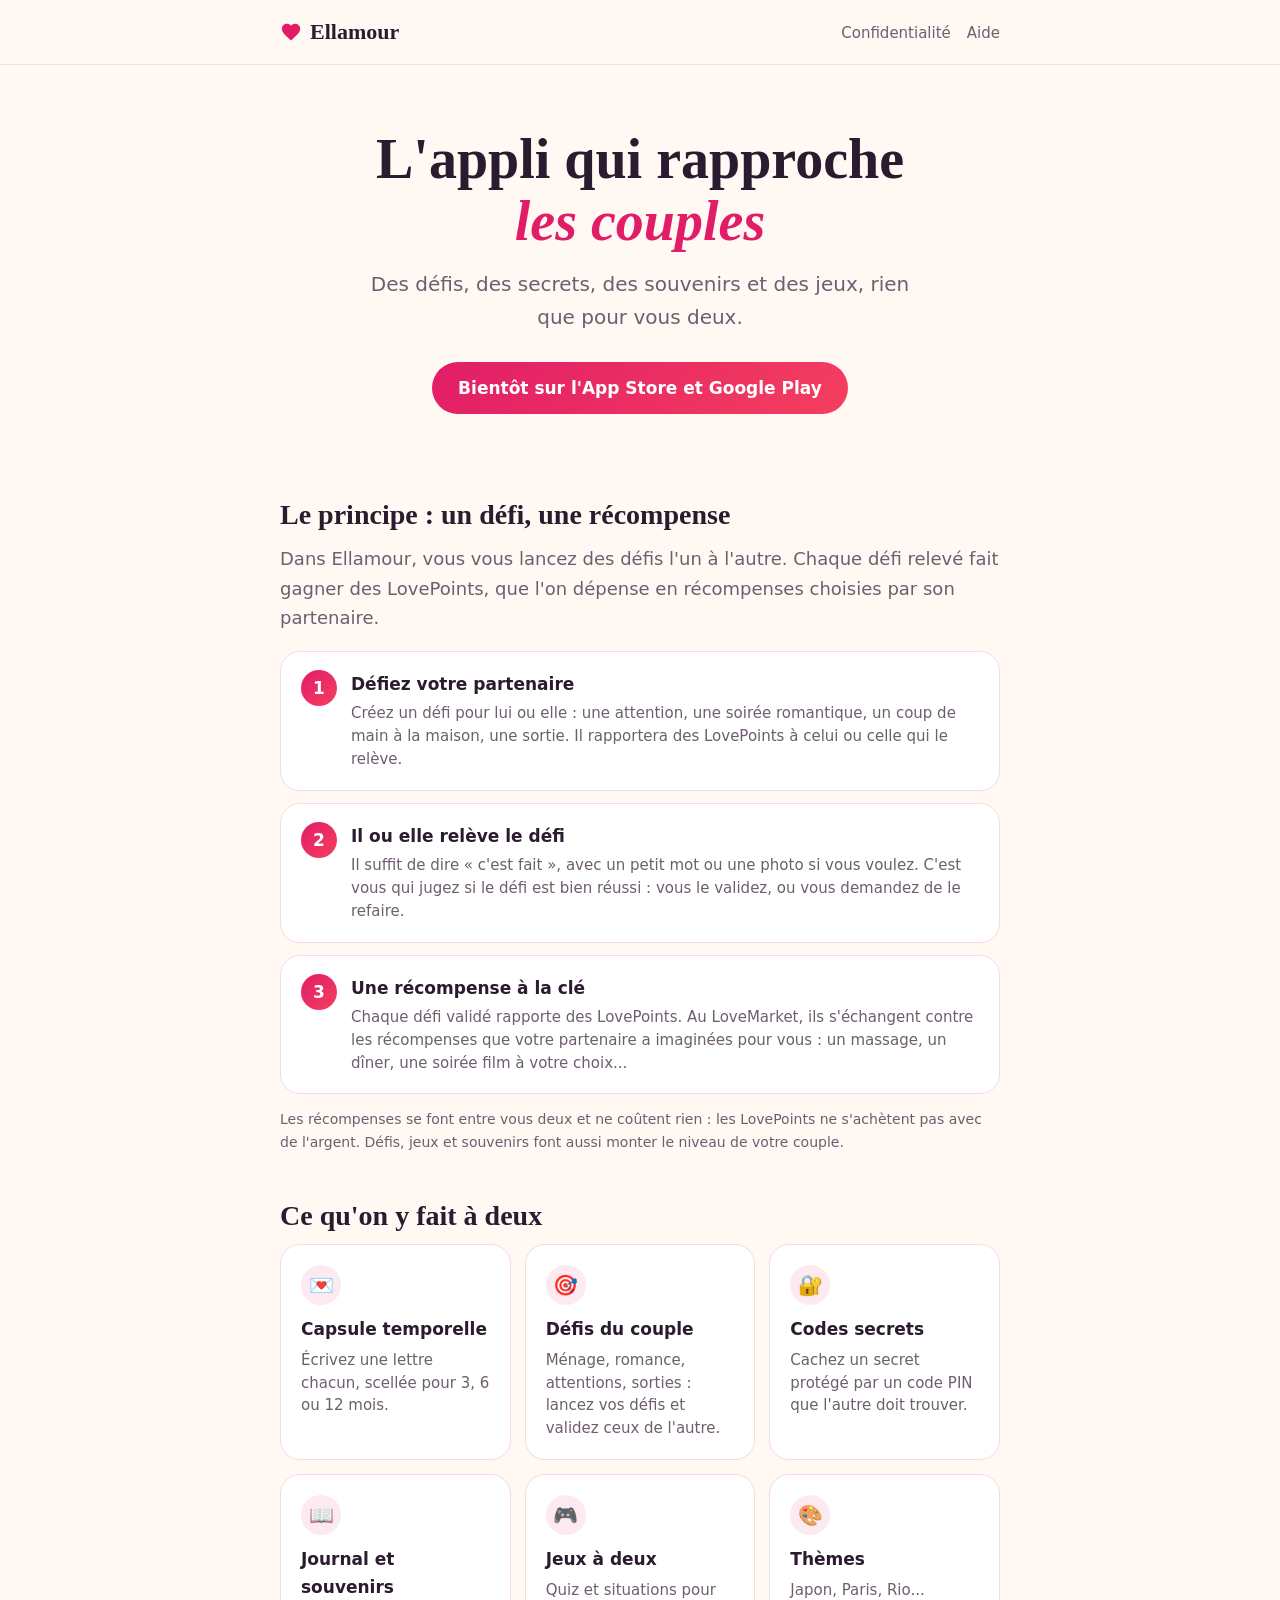
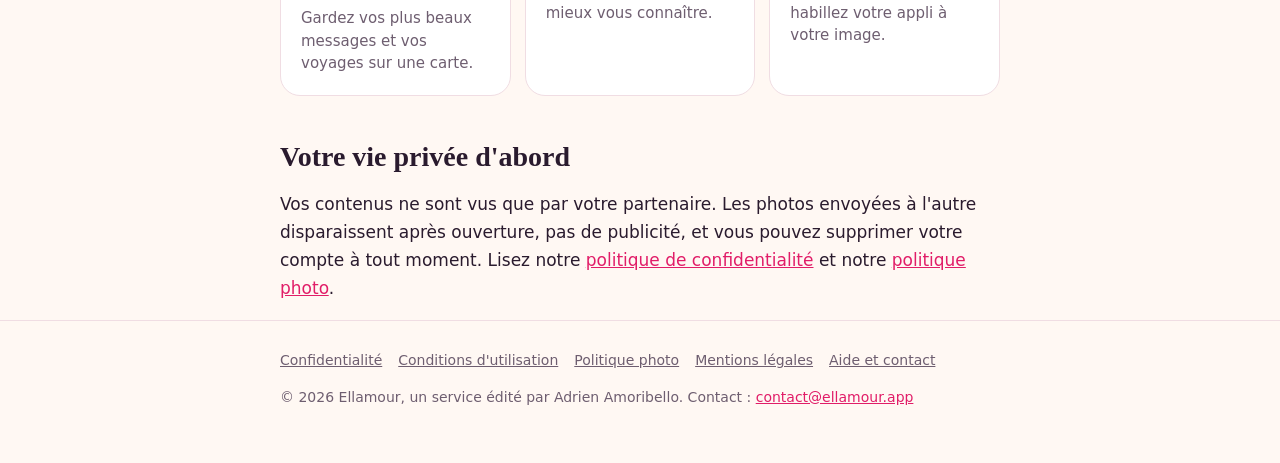
<file: index.html>
<!doctype html>
<html lang="fr"><head><meta charset="utf-8"><meta name="viewport" content="width=device-width,initial-scale=1">
<title>Ellamour · l&#x27;appli des couples</title><meta name="description" content="Ellamour : lancez des défis à votre partenaire et gagnez des récompenses à deux. Secrets, souvenirs et jeux pour les couples.">
<meta name="color-scheme" content="light dark"><link rel="icon" href="data:image/svg+xml,%3Csvg xmlns='http://www.w3.org/2000/svg' viewBox='0 0 24 24'%3E%3Cpath fill='%23E11D68' d='M12 21.35l-1.45-1.32C5.4 15.36 2 12.28 2 8.5 2 5.42 4.42 3 7.5 3c1.74 0 3.41.81 4.5 2.09C13.09 3.81 14.76 3 16.5 3 19.58 3 22 5.42 22 8.5c0 3.78-3.4 6.86-8.55 11.54L12 21.35z'/%3E%3C/svg%3E"><link rel="stylesheet" href="/style.css">
</head><body>
<header class="top"><div class="wrap"><a class="brand" href="/"><svg viewBox="0 0 24 24" width="22" height="22" aria-hidden="true"><path fill="currentColor" d="M12 21.35l-1.45-1.32C5.4 15.36 2 12.28 2 8.5 2 5.42 4.42 3 7.5 3c1.74 0 3.41.81 4.5 2.09C13.09 3.81 14.76 3 16.5 3 19.58 3 22 5.42 22 8.5c0 3.78-3.4 6.86-8.55 11.54L12 21.35z"/></svg>Ellamour</a><nav><a href="/confidentialite.html">Confidentialité</a><a href="/support.html">Aide</a></nav></div></header>
<main class="wrap"><section class="hero"><h1>L'appli qui rapproche<br><em>les couples</em></h1><p>Des défis, des secrets, des souvenirs et des jeux, rien que pour vous deux.</p><a class="soon" href="/support.html">Bientôt sur l'App Store et Google Play</a></section>
<h2>Le principe : un défi, une récompense</h2><p class="lead">Dans Ellamour, vous vous lancez des défis l'un à l'autre. Chaque défi relevé fait gagner des LovePoints, que l'on dépense en récompenses choisies par son partenaire.</p><ol class="steps"><li><span class="num">1</span><div><h3>Défiez votre partenaire</h3><p>Créez un défi pour lui ou elle : une attention, une soirée romantique, un coup de main à la maison, une sortie. Il rapportera des LovePoints à celui ou celle qui le relève.</p></div></li><li><span class="num">2</span><div><h3>Il ou elle relève le défi</h3><p>Il suffit de dire « c'est fait », avec un petit mot ou une photo si vous voulez. C'est vous qui jugez si le défi est bien réussi : vous le validez, ou vous demandez de le refaire.</p></div></li><li><span class="num">3</span><div><h3>Une récompense à la clé</h3><p>Chaque défi validé rapporte des LovePoints. Au LoveMarket, ils s'échangent contre les récompenses que votre partenaire a imaginées pour vous : un massage, un dîner, une soirée film à votre choix...</p></div></li></ol><p class="note">Les récompenses se font entre vous deux et ne coûtent rien : les LovePoints ne s'achètent pas avec de l'argent. Défis, jeux et souvenirs font aussi monter le niveau de votre couple.</p>
<h2>Ce qu'on y fait à deux</h2><div class="grid"><div class="card"><div class="badge">💌</div><h3>Capsule temporelle</h3><p>Écrivez une lettre chacun, scellée pour 3, 6 ou 12 mois.</p></div><div class="card"><div class="badge">🎯</div><h3>Défis du couple</h3><p>Ménage, romance, attentions, sorties : lancez vos défis et validez ceux de l'autre.</p></div><div class="card"><div class="badge">🔐</div><h3>Codes secrets</h3><p>Cachez un secret protégé par un code PIN que l&#x27;autre doit trouver.</p></div><div class="card"><div class="badge">📖</div><h3>Journal et souvenirs</h3><p>Gardez vos plus beaux messages et vos voyages sur une carte.</p></div><div class="card"><div class="badge">🎮</div><h3>Jeux à deux</h3><p>Quiz et situations pour mieux vous connaître.</p></div><div class="card"><div class="badge">🎨</div><h3>Thèmes</h3><p>Japon, Paris, Rio... habillez votre appli à votre image.</p></div></div>
<h2>Votre vie privée d'abord</h2><p>Vos contenus ne sont vus que par votre partenaire. Les photos envoyées à l'autre disparaissent après ouverture, pas de publicité, et vous pouvez supprimer votre compte à tout moment. Lisez notre <a href="/confidentialite.html">politique de confidentialité</a> et notre <a href="/politique-photo.html">politique photo</a>.</p></main>
<footer><div class="wrap"><div class="links"><a href="/confidentialite.html">Confidentialité</a><a href="/conditions.html">Conditions d&#x27;utilisation</a><a href="/politique-photo.html">Politique photo</a><a href="/mentions-legales.html">Mentions légales</a><a href="/support.html">Aide et contact</a></div><p>© 2026 Ellamour, un service édité par Adrien Amoribello. Contact : <a href="mailto:contact@ellamour.app">contact@ellamour.app</a></p></div></footer>
</body></html>
</file>
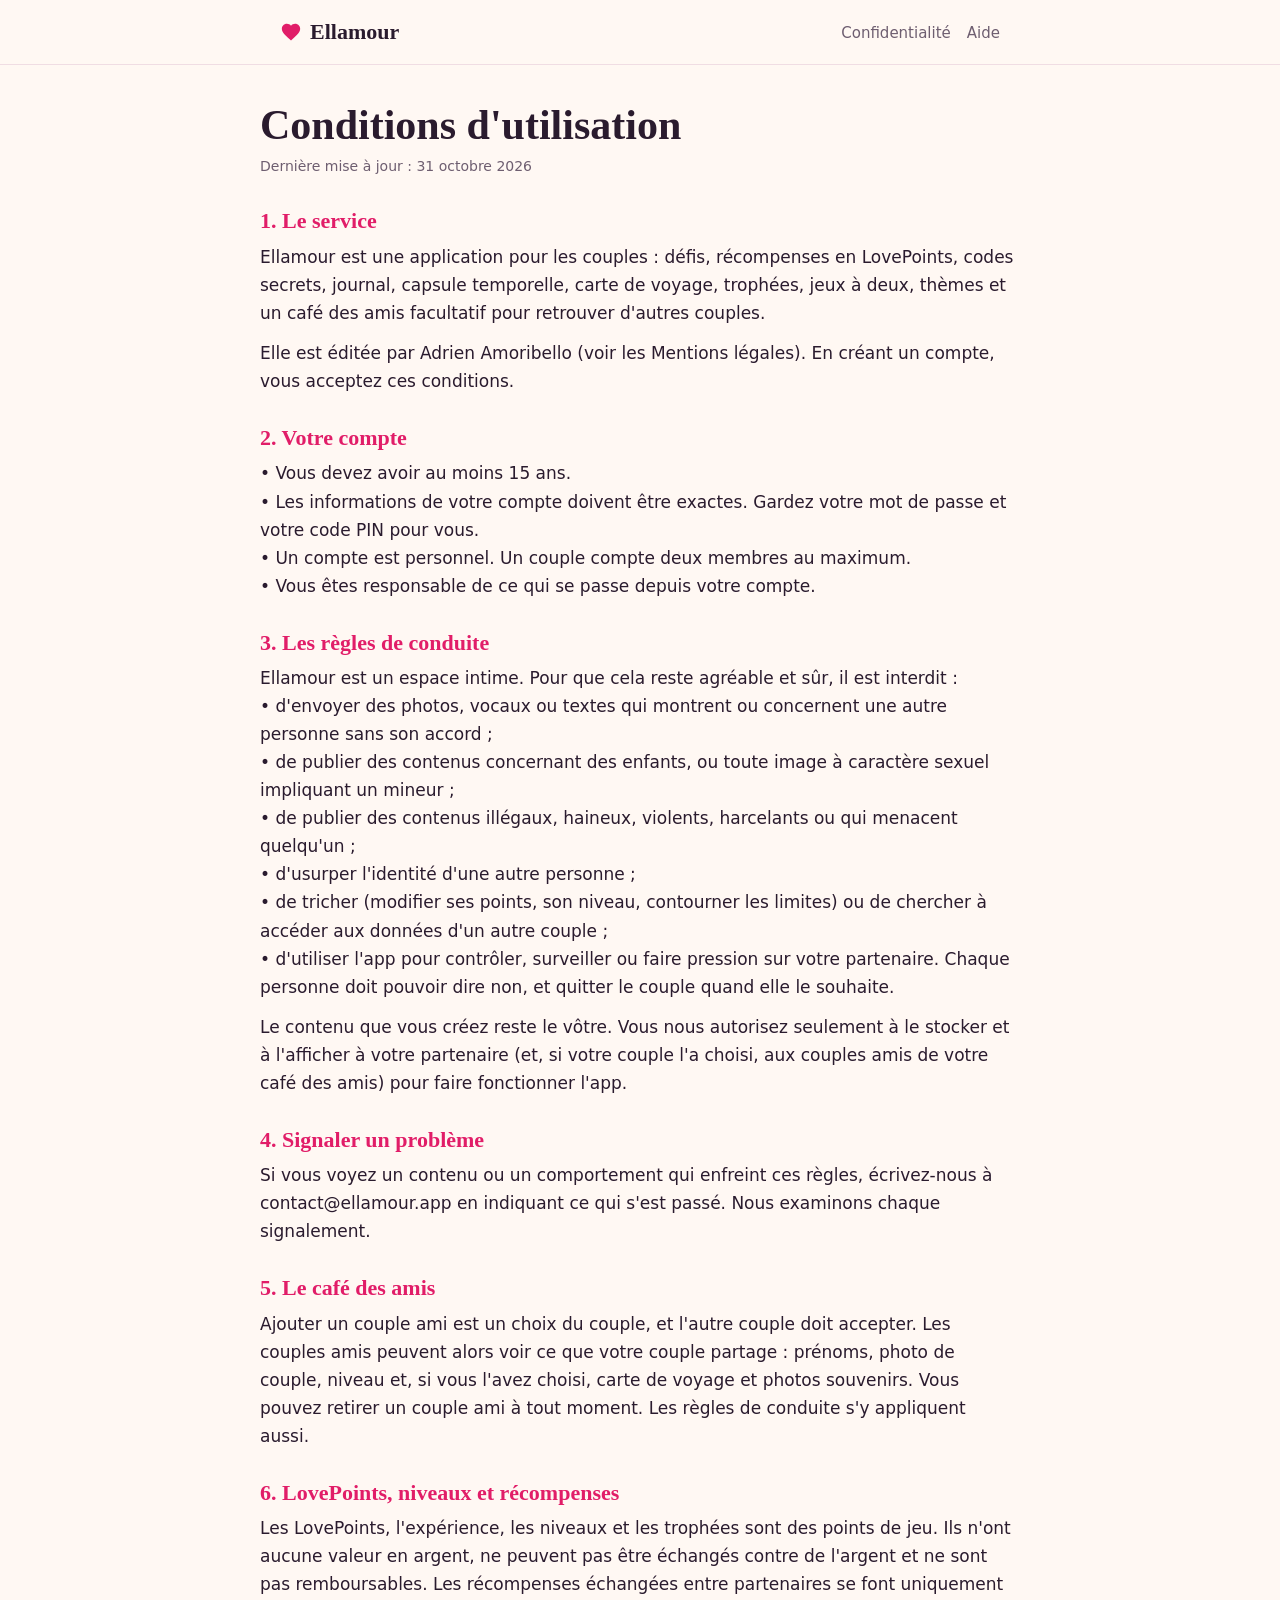
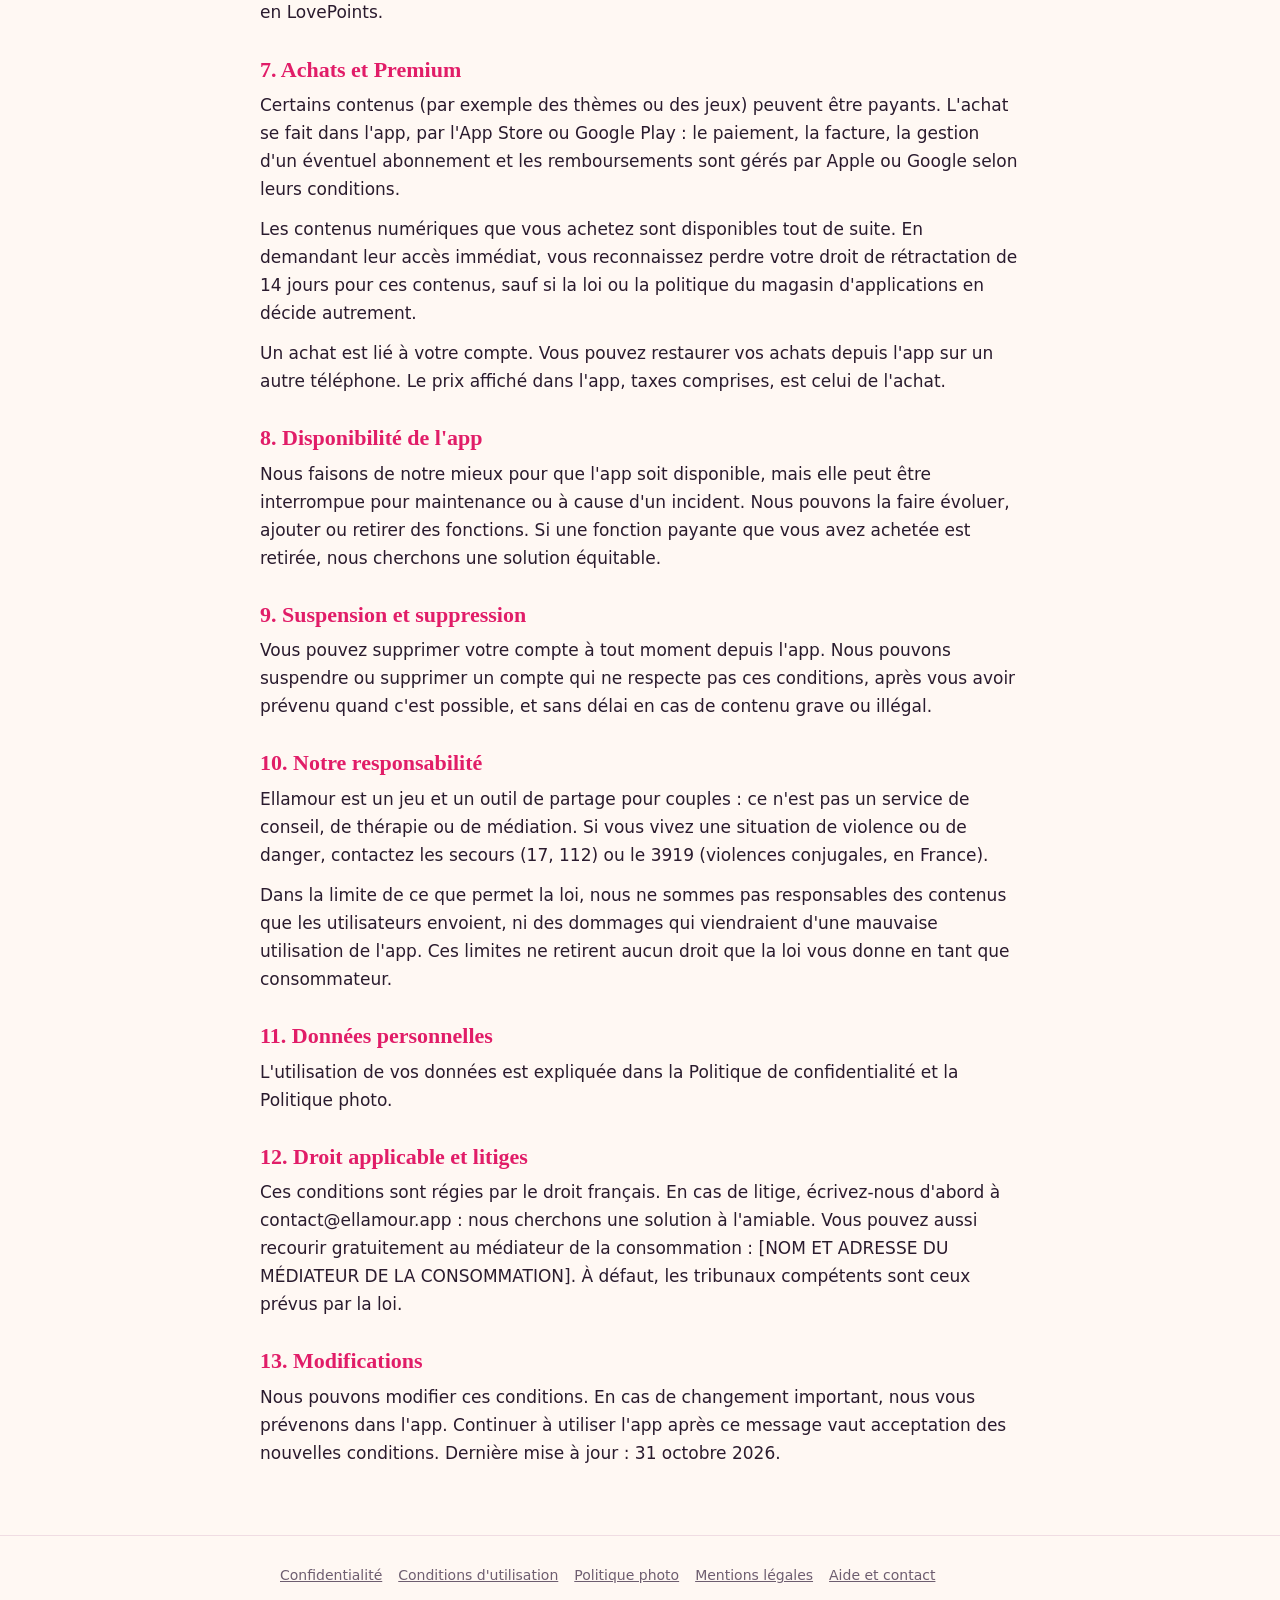
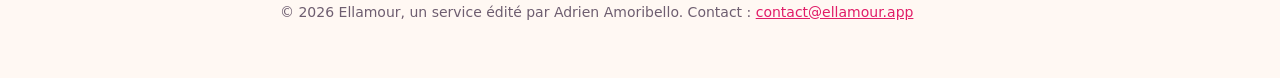
<file: conditions.html>
<!doctype html>
<html lang="fr"><head><meta charset="utf-8"><meta name="viewport" content="width=device-width,initial-scale=1">
<title>Conditions d&#x27;utilisation · Ellamour</title><meta name="description" content="Les règles d&#x27;utilisation d&#x27;Ellamour.">
<meta name="color-scheme" content="light dark"><link rel="icon" href="data:image/svg+xml,%3Csvg xmlns='http://www.w3.org/2000/svg' viewBox='0 0 24 24'%3E%3Cpath fill='%23E11D68' d='M12 21.35l-1.45-1.32C5.4 15.36 2 12.28 2 8.5 2 5.42 4.42 3 7.5 3c1.74 0 3.41.81 4.5 2.09C13.09 3.81 14.76 3 16.5 3 19.58 3 22 5.42 22 8.5c0 3.78-3.4 6.86-8.55 11.54L12 21.35z'/%3E%3C/svg%3E"><link rel="stylesheet" href="/style.css">
</head><body>
<header class="top"><div class="wrap"><a class="brand" href="/"><svg viewBox="0 0 24 24" width="22" height="22" aria-hidden="true"><path fill="currentColor" d="M12 21.35l-1.45-1.32C5.4 15.36 2 12.28 2 8.5 2 5.42 4.42 3 7.5 3c1.74 0 3.41.81 4.5 2.09C13.09 3.81 14.76 3 16.5 3 19.58 3 22 5.42 22 8.5c0 3.78-3.4 6.86-8.55 11.54L12 21.35z"/></svg>Ellamour</a><nav><a href="/confidentialite.html">Confidentialité</a><a href="/support.html">Aide</a></nav></div></header>
<main class="wrap doc"><h1>Conditions d&#x27;utilisation</h1><div class="date">Dernière mise à jour : 31 octobre 2026</div><h2>1. Le service</h2><p>Ellamour est une application pour les couples : défis, récompenses en LovePoints, codes secrets, journal, capsule temporelle, carte de voyage, trophées, jeux à deux, thèmes et un café des amis facultatif pour retrouver d&#x27;autres couples.</p><p>Elle est éditée par Adrien Amoribello (voir les Mentions légales). En créant un compte, vous acceptez ces conditions.</p><h2>2. Votre compte</h2><p>• Vous devez avoir au moins 15 ans.<br>• Les informations de votre compte doivent être exactes. Gardez votre mot de passe et votre code PIN pour vous.<br>• Un compte est personnel. Un couple compte deux membres au maximum.<br>• Vous êtes responsable de ce qui se passe depuis votre compte.</p><h2>3. Les règles de conduite</h2><p>Ellamour est un espace intime. Pour que cela reste agréable et sûr, il est interdit :<br>• d&#x27;envoyer des photos, vocaux ou textes qui montrent ou concernent une autre personne sans son accord ;<br>• de publier des contenus concernant des enfants, ou toute image à caractère sexuel impliquant un mineur ;<br>• de publier des contenus illégaux, haineux, violents, harcelants ou qui menacent quelqu&#x27;un ;<br>• d&#x27;usurper l&#x27;identité d&#x27;une autre personne ;<br>• de tricher (modifier ses points, son niveau, contourner les limites) ou de chercher à accéder aux données d&#x27;un autre couple ;<br>• d&#x27;utiliser l&#x27;app pour contrôler, surveiller ou faire pression sur votre partenaire. Chaque personne doit pouvoir dire non, et quitter le couple quand elle le souhaite.</p><p>Le contenu que vous créez reste le vôtre. Vous nous autorisez seulement à le stocker et à l&#x27;afficher à votre partenaire (et, si votre couple l&#x27;a choisi, aux couples amis de votre café des amis) pour faire fonctionner l&#x27;app.</p><h2>4. Signaler un problème</h2><p>Si vous voyez un contenu ou un comportement qui enfreint ces règles, écrivez-nous à contact@ellamour.app en indiquant ce qui s&#x27;est passé. Nous examinons chaque signalement.</p><h2>5. Le café des amis</h2><p>Ajouter un couple ami est un choix du couple, et l&#x27;autre couple doit accepter. Les couples amis peuvent alors voir ce que votre couple partage : prénoms, photo de couple, niveau et, si vous l&#x27;avez choisi, carte de voyage et photos souvenirs. Vous pouvez retirer un couple ami à tout moment. Les règles de conduite s&#x27;y appliquent aussi.</p><h2>6. LovePoints, niveaux et récompenses</h2><p>Les LovePoints, l&#x27;expérience, les niveaux et les trophées sont des points de jeu. Ils n&#x27;ont aucune valeur en argent, ne peuvent pas être échangés contre de l&#x27;argent et ne sont pas remboursables. Les récompenses échangées entre partenaires se font uniquement en LovePoints.</p><h2>7. Achats et Premium</h2><p>Certains contenus (par exemple des thèmes ou des jeux) peuvent être payants. L&#x27;achat se fait dans l&#x27;app, par l&#x27;App Store ou Google Play : le paiement, la facture, la gestion d&#x27;un éventuel abonnement et les remboursements sont gérés par Apple ou Google selon leurs conditions.</p><p>Les contenus numériques que vous achetez sont disponibles tout de suite. En demandant leur accès immédiat, vous reconnaissez perdre votre droit de rétractation de 14 jours pour ces contenus, sauf si la loi ou la politique du magasin d&#x27;applications en décide autrement.</p><p>Un achat est lié à votre compte. Vous pouvez restaurer vos achats depuis l&#x27;app sur un autre téléphone. Le prix affiché dans l&#x27;app, taxes comprises, est celui de l&#x27;achat.</p><h2>8. Disponibilité de l&#x27;app</h2><p>Nous faisons de notre mieux pour que l&#x27;app soit disponible, mais elle peut être interrompue pour maintenance ou à cause d&#x27;un incident. Nous pouvons la faire évoluer, ajouter ou retirer des fonctions. Si une fonction payante que vous avez achetée est retirée, nous cherchons une solution équitable.</p><h2>9. Suspension et suppression</h2><p>Vous pouvez supprimer votre compte à tout moment depuis l&#x27;app. Nous pouvons suspendre ou supprimer un compte qui ne respecte pas ces conditions, après vous avoir prévenu quand c&#x27;est possible, et sans délai en cas de contenu grave ou illégal.</p><h2>10. Notre responsabilité</h2><p>Ellamour est un jeu et un outil de partage pour couples : ce n&#x27;est pas un service de conseil, de thérapie ou de médiation. Si vous vivez une situation de violence ou de danger, contactez les secours (17, 112) ou le 3919 (violences conjugales, en France).</p><p>Dans la limite de ce que permet la loi, nous ne sommes pas responsables des contenus que les utilisateurs envoient, ni des dommages qui viendraient d&#x27;une mauvaise utilisation de l&#x27;app. Ces limites ne retirent aucun droit que la loi vous donne en tant que consommateur.</p><h2>11. Données personnelles</h2><p>L&#x27;utilisation de vos données est expliquée dans la Politique de confidentialité et la Politique photo.</p><h2>12. Droit applicable et litiges</h2><p>Ces conditions sont régies par le droit français. En cas de litige, écrivez-nous d&#x27;abord à contact@ellamour.app : nous cherchons une solution à l&#x27;amiable. Vous pouvez aussi recourir gratuitement au médiateur de la consommation : [NOM ET ADRESSE DU MÉDIATEUR DE LA CONSOMMATION]. À défaut, les tribunaux compétents sont ceux prévus par la loi.</p><h2>13. Modifications</h2><p>Nous pouvons modifier ces conditions. En cas de changement important, nous vous prévenons dans l&#x27;app. Continuer à utiliser l&#x27;app après ce message vaut acceptation des nouvelles conditions. Dernière mise à jour : 31 octobre 2026.</p></main>
<footer><div class="wrap"><div class="links"><a href="/confidentialite.html">Confidentialité</a><a href="/conditions.html">Conditions d&#x27;utilisation</a><a href="/politique-photo.html">Politique photo</a><a href="/mentions-legales.html">Mentions légales</a><a href="/support.html">Aide et contact</a></div><p>© 2026 Ellamour, un service édité par Adrien Amoribello. Contact : <a href="mailto:contact@ellamour.app">contact@ellamour.app</a></p></div></footer>
</body></html>
</file>
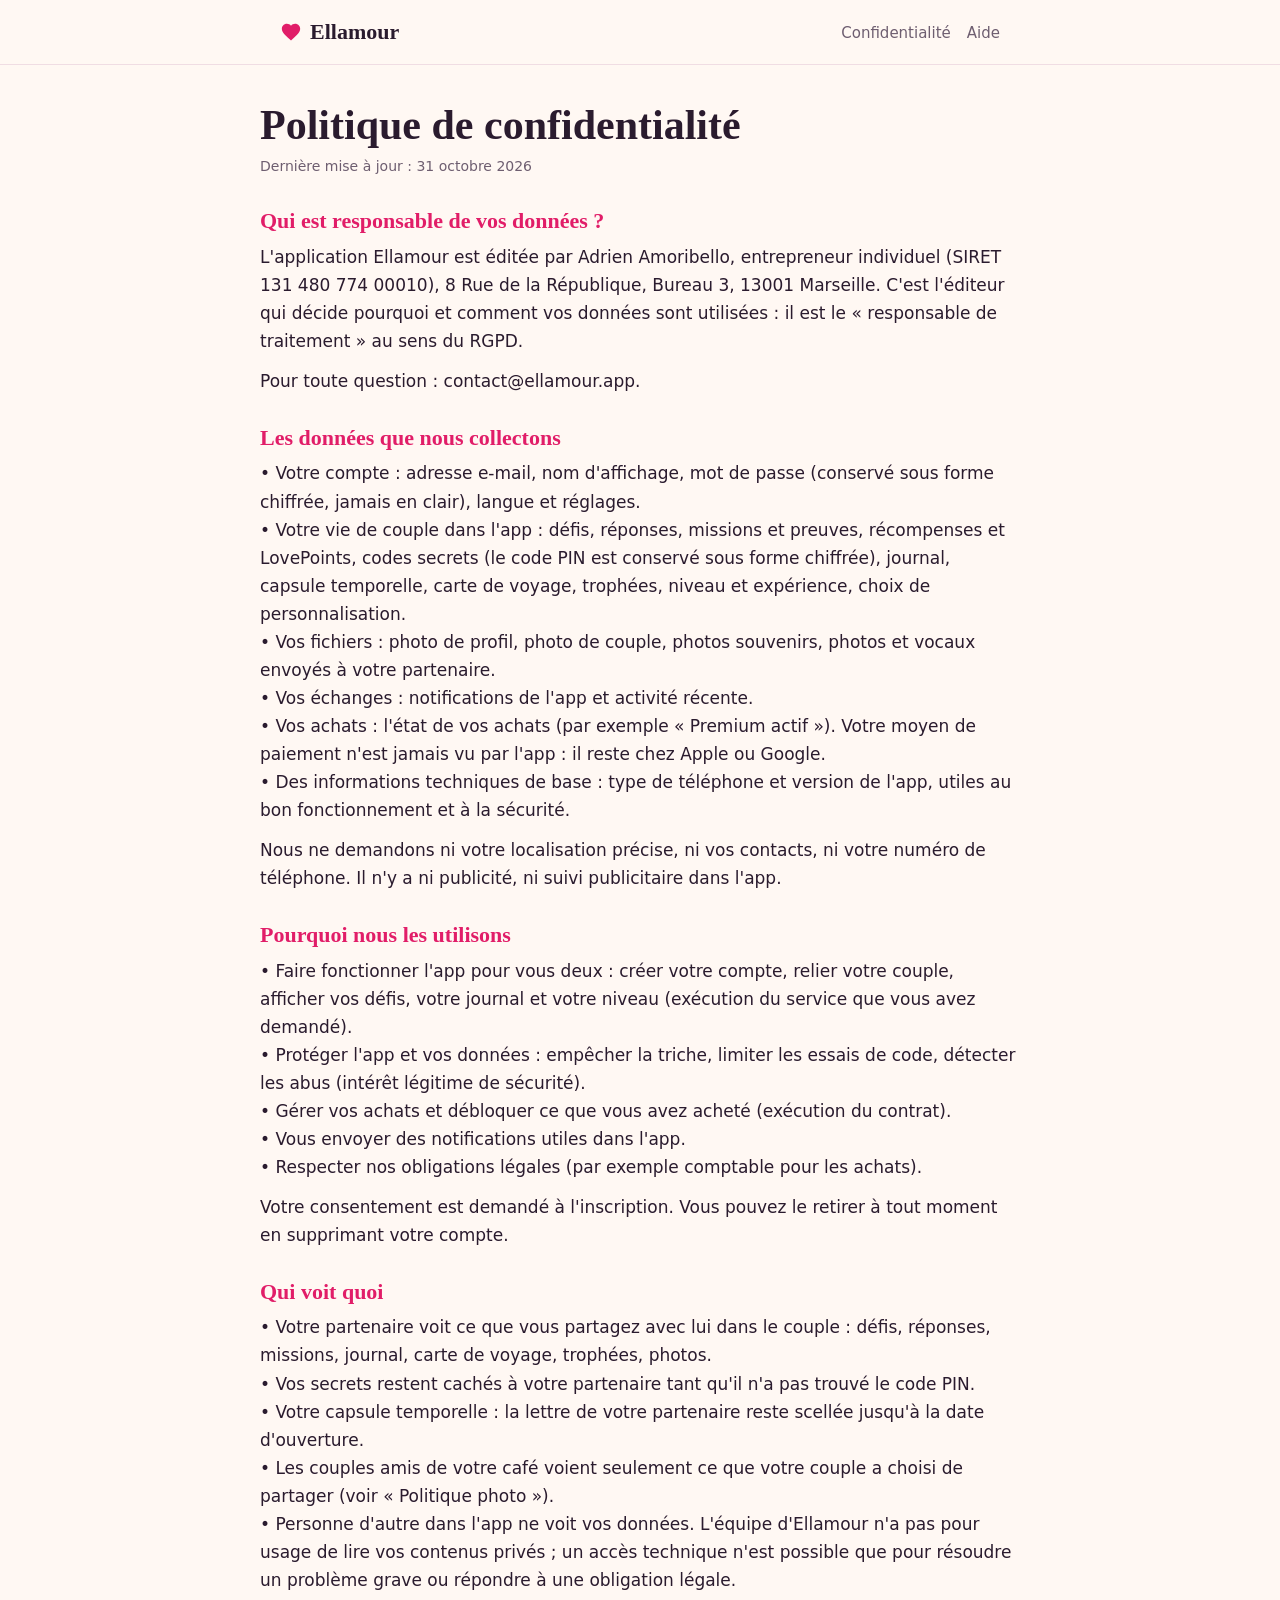
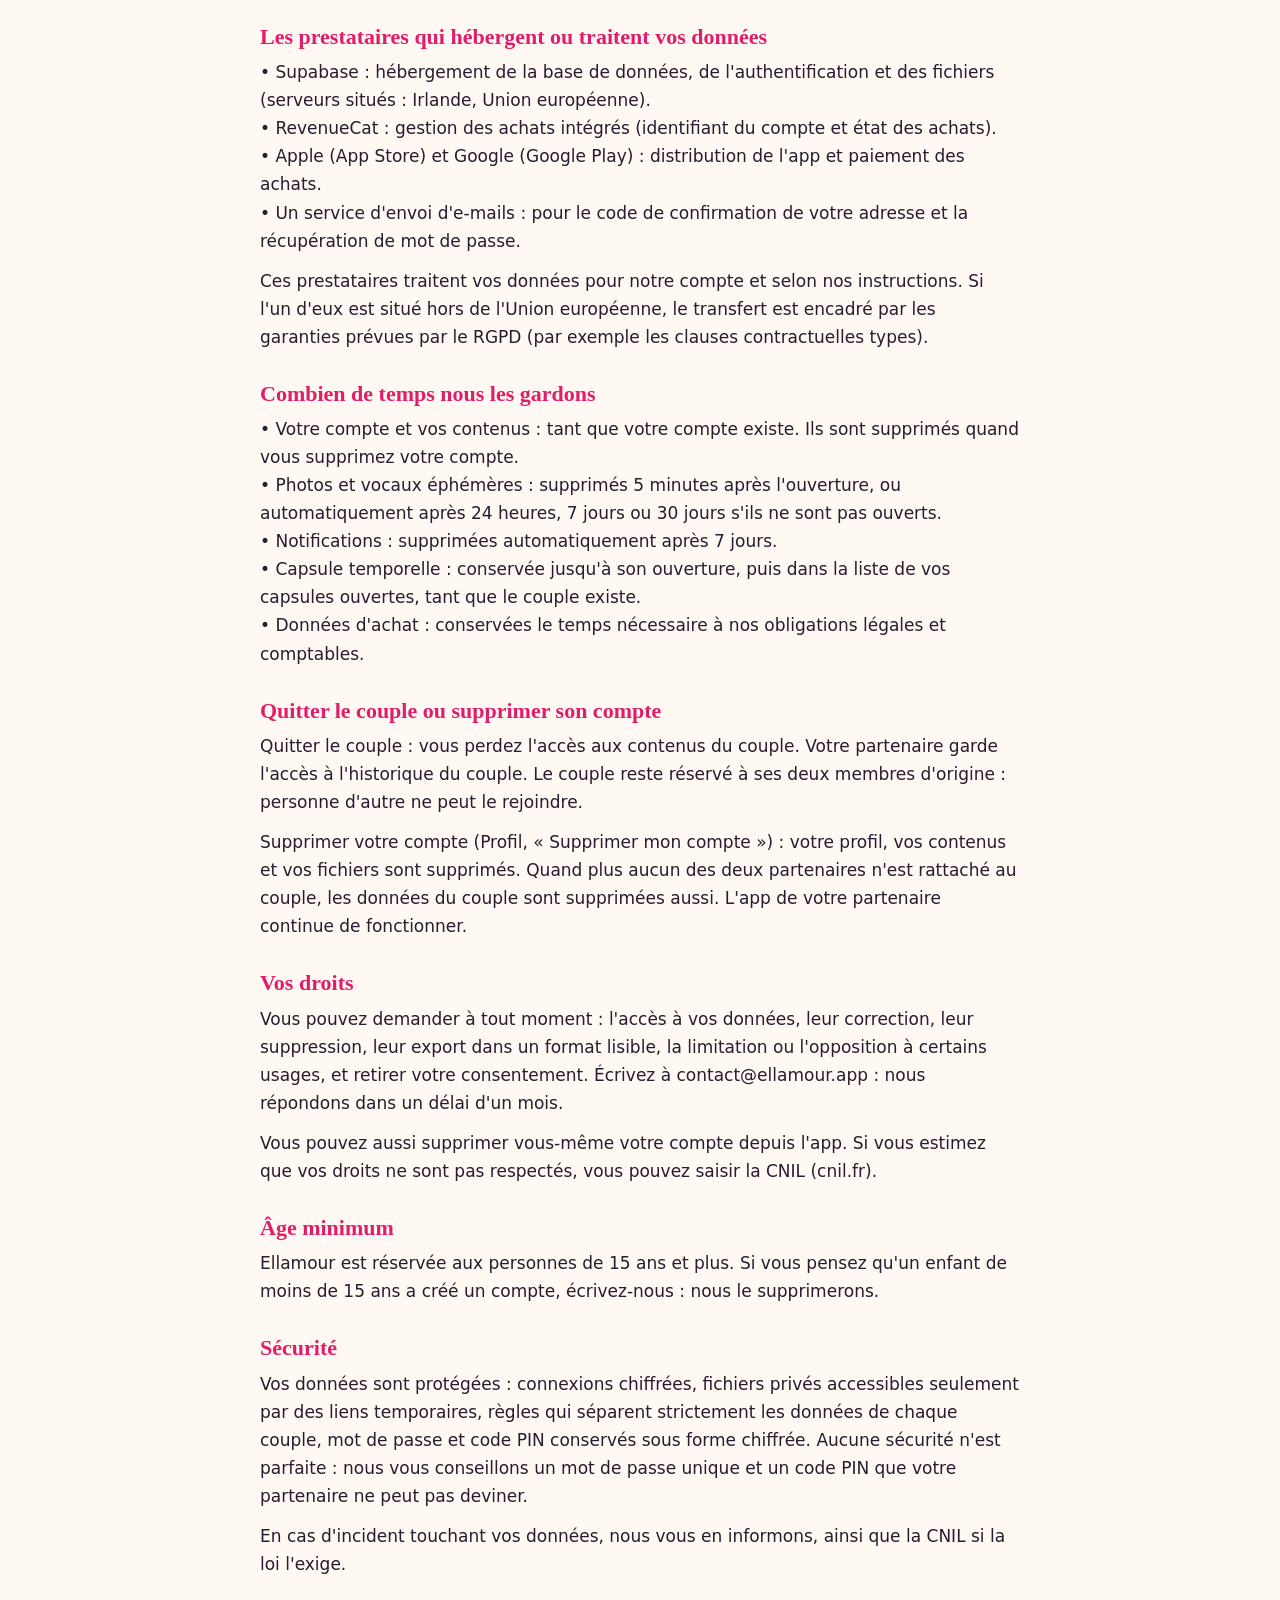
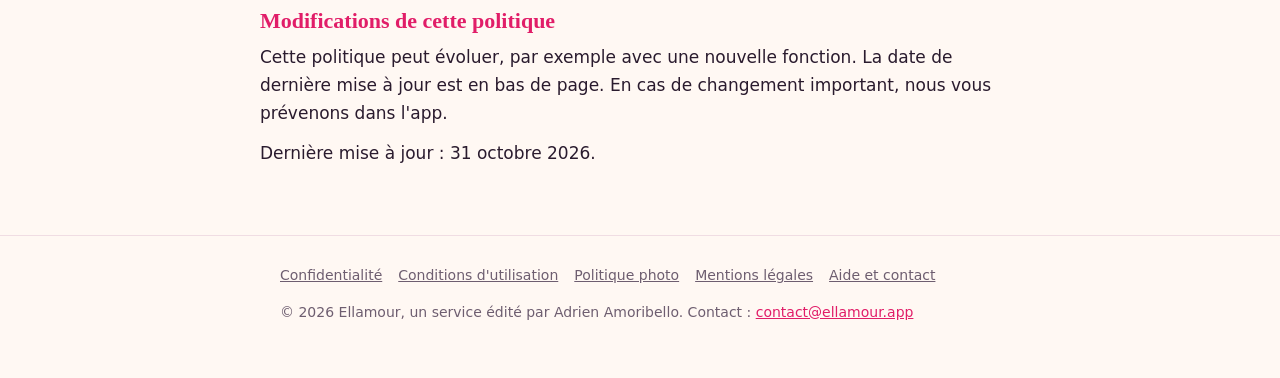
<file: confidentialite.html>
<!doctype html>
<html lang="fr"><head><meta charset="utf-8"><meta name="viewport" content="width=device-width,initial-scale=1">
<title>Politique de confidentialité · Ellamour</title><meta name="description" content="Comment Ellamour protège et utilise vos données.">
<meta name="color-scheme" content="light dark"><link rel="icon" href="data:image/svg+xml,%3Csvg xmlns='http://www.w3.org/2000/svg' viewBox='0 0 24 24'%3E%3Cpath fill='%23E11D68' d='M12 21.35l-1.45-1.32C5.4 15.36 2 12.28 2 8.5 2 5.42 4.42 3 7.5 3c1.74 0 3.41.81 4.5 2.09C13.09 3.81 14.76 3 16.5 3 19.58 3 22 5.42 22 8.5c0 3.78-3.4 6.86-8.55 11.54L12 21.35z'/%3E%3C/svg%3E"><link rel="stylesheet" href="/style.css">
</head><body>
<header class="top"><div class="wrap"><a class="brand" href="/"><svg viewBox="0 0 24 24" width="22" height="22" aria-hidden="true"><path fill="currentColor" d="M12 21.35l-1.45-1.32C5.4 15.36 2 12.28 2 8.5 2 5.42 4.42 3 7.5 3c1.74 0 3.41.81 4.5 2.09C13.09 3.81 14.76 3 16.5 3 19.58 3 22 5.42 22 8.5c0 3.78-3.4 6.86-8.55 11.54L12 21.35z"/></svg>Ellamour</a><nav><a href="/confidentialite.html">Confidentialité</a><a href="/support.html">Aide</a></nav></div></header>
<main class="wrap doc"><h1>Politique de confidentialité</h1><div class="date">Dernière mise à jour : 31 octobre 2026</div><h2>Qui est responsable de vos données ?</h2><p>L&#x27;application Ellamour est éditée par Adrien Amoribello, entrepreneur individuel (SIRET 131 480 774 00010), 8 Rue de la République, Bureau 3, 13001 Marseille. C&#x27;est l&#x27;éditeur qui décide pourquoi et comment vos données sont utilisées : il est le « responsable de traitement » au sens du RGPD.</p><p>Pour toute question : contact@ellamour.app.</p><h2>Les données que nous collectons</h2><p>• Votre compte : adresse e-mail, nom d&#x27;affichage, mot de passe (conservé sous forme chiffrée, jamais en clair), langue et réglages.<br>• Votre vie de couple dans l&#x27;app : défis, réponses, missions et preuves, récompenses et LovePoints, codes secrets (le code PIN est conservé sous forme chiffrée), journal, capsule temporelle, carte de voyage, trophées, niveau et expérience, choix de personnalisation.<br>• Vos fichiers : photo de profil, photo de couple, photos souvenirs, photos et vocaux envoyés à votre partenaire.<br>• Vos échanges : notifications de l&#x27;app et activité récente.<br>• Vos achats : l&#x27;état de vos achats (par exemple « Premium actif »). Votre moyen de paiement n&#x27;est jamais vu par l&#x27;app : il reste chez Apple ou Google.<br>• Des informations techniques de base : type de téléphone et version de l&#x27;app, utiles au bon fonctionnement et à la sécurité.</p><p>Nous ne demandons ni votre localisation précise, ni vos contacts, ni votre numéro de téléphone. Il n&#x27;y a ni publicité, ni suivi publicitaire dans l&#x27;app.</p><h2>Pourquoi nous les utilisons</h2><p>• Faire fonctionner l&#x27;app pour vous deux : créer votre compte, relier votre couple, afficher vos défis, votre journal et votre niveau (exécution du service que vous avez demandé).<br>• Protéger l&#x27;app et vos données : empêcher la triche, limiter les essais de code, détecter les abus (intérêt légitime de sécurité).<br>• Gérer vos achats et débloquer ce que vous avez acheté (exécution du contrat).<br>• Vous envoyer des notifications utiles dans l&#x27;app.<br>• Respecter nos obligations légales (par exemple comptable pour les achats).</p><p>Votre consentement est demandé à l&#x27;inscription. Vous pouvez le retirer à tout moment en supprimant votre compte.</p><h2>Qui voit quoi</h2><p>• Votre partenaire voit ce que vous partagez avec lui dans le couple : défis, réponses, missions, journal, carte de voyage, trophées, photos.<br>• Vos secrets restent cachés à votre partenaire tant qu&#x27;il n&#x27;a pas trouvé le code PIN.<br>• Votre capsule temporelle : la lettre de votre partenaire reste scellée jusqu&#x27;à la date d&#x27;ouverture.<br>• Les couples amis de votre café voient seulement ce que votre couple a choisi de partager (voir « Politique photo »).<br>• Personne d&#x27;autre dans l&#x27;app ne voit vos données. L&#x27;équipe d&#x27;Ellamour n&#x27;a pas pour usage de lire vos contenus privés ; un accès technique n&#x27;est possible que pour résoudre un problème grave ou répondre à une obligation légale.</p><h2>Les prestataires qui hébergent ou traitent vos données</h2><p>• Supabase : hébergement de la base de données, de l&#x27;authentification et des fichiers (serveurs situés : Irlande, Union européenne).<br>• RevenueCat : gestion des achats intégrés (identifiant du compte et état des achats).<br>• Apple (App Store) et Google (Google Play) : distribution de l&#x27;app et paiement des achats.<br>• Un service d&#x27;envoi d&#x27;e-mails : pour le code de confirmation de votre adresse et la récupération de mot de passe.</p><p>Ces prestataires traitent vos données pour notre compte et selon nos instructions. Si l&#x27;un d&#x27;eux est situé hors de l&#x27;Union européenne, le transfert est encadré par les garanties prévues par le RGPD (par exemple les clauses contractuelles types).</p><h2>Combien de temps nous les gardons</h2><p>• Votre compte et vos contenus : tant que votre compte existe. Ils sont supprimés quand vous supprimez votre compte.<br>• Photos et vocaux éphémères : supprimés 5 minutes après l&#x27;ouverture, ou automatiquement après 24 heures, 7 jours ou 30 jours s&#x27;ils ne sont pas ouverts.<br>• Notifications : supprimées automatiquement après 7 jours.<br>• Capsule temporelle : conservée jusqu&#x27;à son ouverture, puis dans la liste de vos capsules ouvertes, tant que le couple existe.<br>• Données d&#x27;achat : conservées le temps nécessaire à nos obligations légales et comptables.</p><h2>Quitter le couple ou supprimer son compte</h2><p>Quitter le couple : vous perdez l&#x27;accès aux contenus du couple. Votre partenaire garde l&#x27;accès à l&#x27;historique du couple. Le couple reste réservé à ses deux membres d&#x27;origine : personne d&#x27;autre ne peut le rejoindre.</p><p>Supprimer votre compte (Profil, « Supprimer mon compte ») : votre profil, vos contenus et vos fichiers sont supprimés. Quand plus aucun des deux partenaires n&#x27;est rattaché au couple, les données du couple sont supprimées aussi. L&#x27;app de votre partenaire continue de fonctionner.</p><h2>Vos droits</h2><p>Vous pouvez demander à tout moment : l&#x27;accès à vos données, leur correction, leur suppression, leur export dans un format lisible, la limitation ou l&#x27;opposition à certains usages, et retirer votre consentement. Écrivez à contact@ellamour.app : nous répondons dans un délai d&#x27;un mois.</p><p>Vous pouvez aussi supprimer vous-même votre compte depuis l&#x27;app. Si vous estimez que vos droits ne sont pas respectés, vous pouvez saisir la CNIL (cnil.fr).</p><h2>Âge minimum</h2><p>Ellamour est réservée aux personnes de 15 ans et plus. Si vous pensez qu&#x27;un enfant de moins de 15 ans a créé un compte, écrivez-nous : nous le supprimerons.</p><h2>Sécurité</h2><p>Vos données sont protégées : connexions chiffrées, fichiers privés accessibles seulement par des liens temporaires, règles qui séparent strictement les données de chaque couple, mot de passe et code PIN conservés sous forme chiffrée. Aucune sécurité n&#x27;est parfaite : nous vous conseillons un mot de passe unique et un code PIN que votre partenaire ne peut pas deviner.</p><p>En cas d&#x27;incident touchant vos données, nous vous en informons, ainsi que la CNIL si la loi l&#x27;exige.</p><h2>Modifications de cette politique</h2><p>Cette politique peut évoluer, par exemple avec une nouvelle fonction. La date de dernière mise à jour est en bas de page. En cas de changement important, nous vous prévenons dans l&#x27;app.</p><p>Dernière mise à jour : 31 octobre 2026.</p></main>
<footer><div class="wrap"><div class="links"><a href="/confidentialite.html">Confidentialité</a><a href="/conditions.html">Conditions d&#x27;utilisation</a><a href="/politique-photo.html">Politique photo</a><a href="/mentions-legales.html">Mentions légales</a><a href="/support.html">Aide et contact</a></div><p>© 2026 Ellamour, un service édité par Adrien Amoribello. Contact : <a href="mailto:contact@ellamour.app">contact@ellamour.app</a></p></div></footer>
</body></html>
</file>
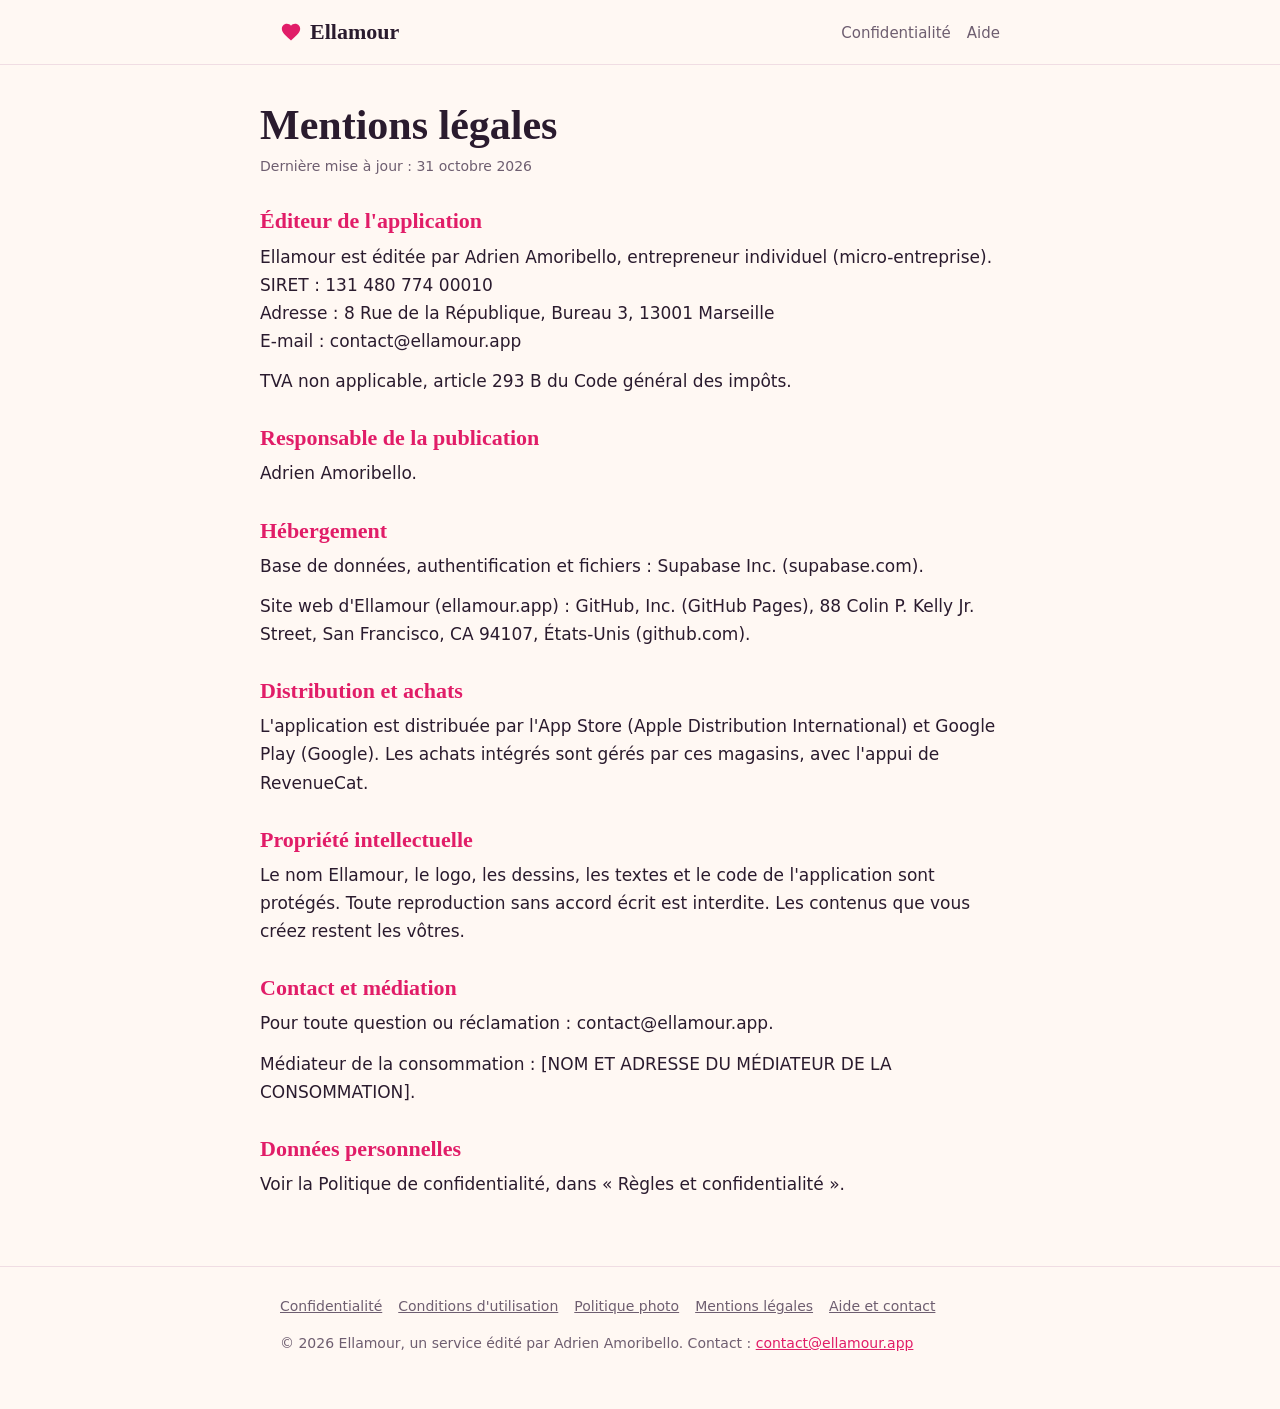
<file: mentions-legales.html>
<!doctype html>
<html lang="fr"><head><meta charset="utf-8"><meta name="viewport" content="width=device-width,initial-scale=1">
<title>Mentions légales · Ellamour</title><meta name="description" content="Éditeur, hébergeur et contact d&#x27;Ellamour.">
<meta name="color-scheme" content="light dark"><link rel="icon" href="data:image/svg+xml,%3Csvg xmlns='http://www.w3.org/2000/svg' viewBox='0 0 24 24'%3E%3Cpath fill='%23E11D68' d='M12 21.35l-1.45-1.32C5.4 15.36 2 12.28 2 8.5 2 5.42 4.42 3 7.5 3c1.74 0 3.41.81 4.5 2.09C13.09 3.81 14.76 3 16.5 3 19.58 3 22 5.42 22 8.5c0 3.78-3.4 6.86-8.55 11.54L12 21.35z'/%3E%3C/svg%3E"><link rel="stylesheet" href="/style.css">
</head><body>
<header class="top"><div class="wrap"><a class="brand" href="/"><svg viewBox="0 0 24 24" width="22" height="22" aria-hidden="true"><path fill="currentColor" d="M12 21.35l-1.45-1.32C5.4 15.36 2 12.28 2 8.5 2 5.42 4.42 3 7.5 3c1.74 0 3.41.81 4.5 2.09C13.09 3.81 14.76 3 16.5 3 19.58 3 22 5.42 22 8.5c0 3.78-3.4 6.86-8.55 11.54L12 21.35z"/></svg>Ellamour</a><nav><a href="/confidentialite.html">Confidentialité</a><a href="/support.html">Aide</a></nav></div></header>
<main class="wrap doc"><h1>Mentions légales</h1><div class="date">Dernière mise à jour : 31 octobre 2026</div><h2>Éditeur de l&#x27;application</h2><p>Ellamour est éditée par Adrien Amoribello, entrepreneur individuel (micro-entreprise).<br>SIRET : 131 480 774 00010<br>Adresse : 8 Rue de la République, Bureau 3, 13001 Marseille<br>E-mail : contact@ellamour.app</p><p>TVA non applicable, article 293 B du Code général des impôts.</p><h2>Responsable de la publication</h2><p>Adrien Amoribello.</p><h2>Hébergement</h2><p>Base de données, authentification et fichiers : Supabase Inc. (supabase.com).</p><p>Site web d&#x27;Ellamour (ellamour.app) : GitHub, Inc. (GitHub Pages), 88 Colin P. Kelly Jr. Street, San Francisco, CA 94107, États-Unis (github.com).</p><h2>Distribution et achats</h2><p>L&#x27;application est distribuée par l&#x27;App Store (Apple Distribution International) et Google Play (Google). Les achats intégrés sont gérés par ces magasins, avec l&#x27;appui de RevenueCat.</p><h2>Propriété intellectuelle</h2><p>Le nom Ellamour, le logo, les dessins, les textes et le code de l&#x27;application sont protégés. Toute reproduction sans accord écrit est interdite. Les contenus que vous créez restent les vôtres.</p><h2>Contact et médiation</h2><p>Pour toute question ou réclamation : contact@ellamour.app.</p><p>Médiateur de la consommation : [NOM ET ADRESSE DU MÉDIATEUR DE LA CONSOMMATION].</p><h2>Données personnelles</h2><p>Voir la Politique de confidentialité, dans « Règles et confidentialité ».</p></main>
<footer><div class="wrap"><div class="links"><a href="/confidentialite.html">Confidentialité</a><a href="/conditions.html">Conditions d&#x27;utilisation</a><a href="/politique-photo.html">Politique photo</a><a href="/mentions-legales.html">Mentions légales</a><a href="/support.html">Aide et contact</a></div><p>© 2026 Ellamour, un service édité par Adrien Amoribello. Contact : <a href="mailto:contact@ellamour.app">contact@ellamour.app</a></p></div></footer>
</body></html>
</file>
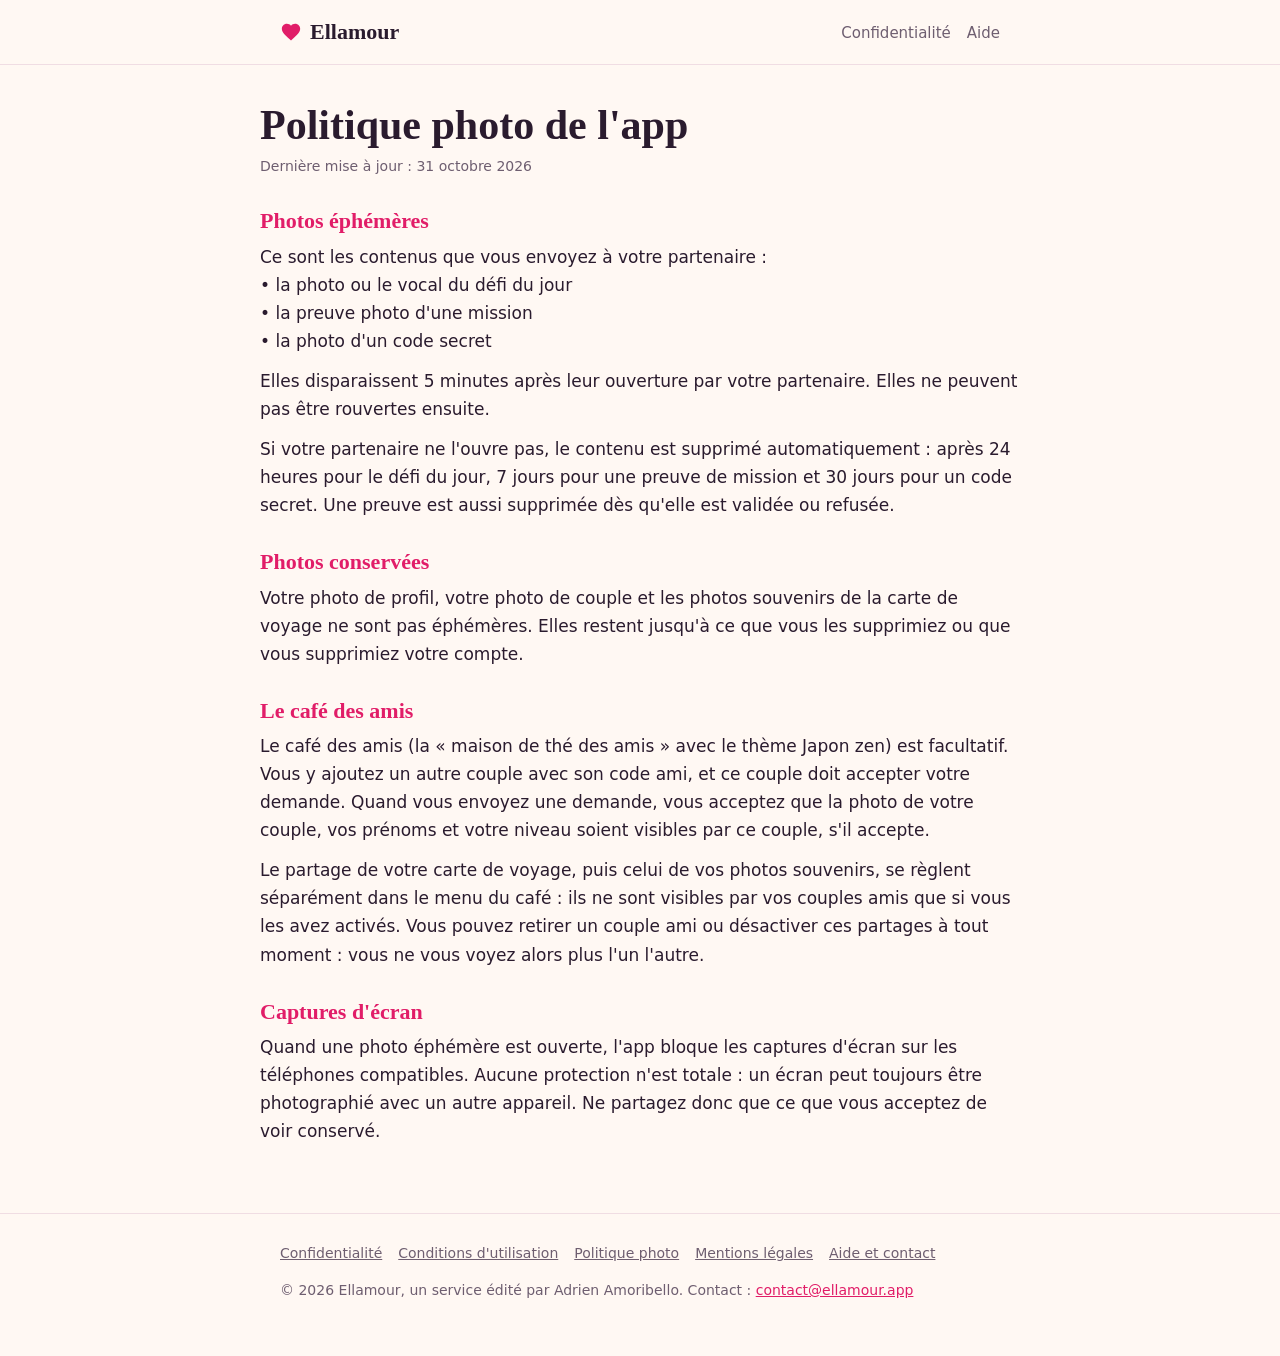
<file: politique-photo.html>
<!doctype html>
<html lang="fr"><head><meta charset="utf-8"><meta name="viewport" content="width=device-width,initial-scale=1">
<title>Politique photo de l&#x27;app · Ellamour</title><meta name="description" content="Photos éphémères, photos conservées et café des amis.">
<meta name="color-scheme" content="light dark"><link rel="icon" href="data:image/svg+xml,%3Csvg xmlns='http://www.w3.org/2000/svg' viewBox='0 0 24 24'%3E%3Cpath fill='%23E11D68' d='M12 21.35l-1.45-1.32C5.4 15.36 2 12.28 2 8.5 2 5.42 4.42 3 7.5 3c1.74 0 3.41.81 4.5 2.09C13.09 3.81 14.76 3 16.5 3 19.58 3 22 5.42 22 8.5c0 3.78-3.4 6.86-8.55 11.54L12 21.35z'/%3E%3C/svg%3E"><link rel="stylesheet" href="/style.css">
</head><body>
<header class="top"><div class="wrap"><a class="brand" href="/"><svg viewBox="0 0 24 24" width="22" height="22" aria-hidden="true"><path fill="currentColor" d="M12 21.35l-1.45-1.32C5.4 15.36 2 12.28 2 8.5 2 5.42 4.42 3 7.5 3c1.74 0 3.41.81 4.5 2.09C13.09 3.81 14.76 3 16.5 3 19.58 3 22 5.42 22 8.5c0 3.78-3.4 6.86-8.55 11.54L12 21.35z"/></svg>Ellamour</a><nav><a href="/confidentialite.html">Confidentialité</a><a href="/support.html">Aide</a></nav></div></header>
<main class="wrap doc"><h1>Politique photo de l&#x27;app</h1><div class="date">Dernière mise à jour : 31 octobre 2026</div><h2>Photos éphémères</h2><p>Ce sont les contenus que vous envoyez à votre partenaire :<br>• la photo ou le vocal du défi du jour<br>• la preuve photo d&#x27;une mission<br>• la photo d&#x27;un code secret</p><p>Elles disparaissent 5 minutes après leur ouverture par votre partenaire. Elles ne peuvent pas être rouvertes ensuite.</p><p>Si votre partenaire ne l&#x27;ouvre pas, le contenu est supprimé automatiquement : après 24 heures pour le défi du jour, 7 jours pour une preuve de mission et 30 jours pour un code secret. Une preuve est aussi supprimée dès qu&#x27;elle est validée ou refusée.</p><h2>Photos conservées</h2><p>Votre photo de profil, votre photo de couple et les photos souvenirs de la carte de voyage ne sont pas éphémères. Elles restent jusqu&#x27;à ce que vous les supprimiez ou que vous supprimiez votre compte.</p><h2>Le café des amis</h2><p>Le café des amis (la « maison de thé des amis » avec le thème Japon zen) est facultatif. Vous y ajoutez un autre couple avec son code ami, et ce couple doit accepter votre demande. Quand vous envoyez une demande, vous acceptez que la photo de votre couple, vos prénoms et votre niveau soient visibles par ce couple, s&#x27;il accepte.</p><p>Le partage de votre carte de voyage, puis celui de vos photos souvenirs, se règlent séparément dans le menu du café : ils ne sont visibles par vos couples amis que si vous les avez activés. Vous pouvez retirer un couple ami ou désactiver ces partages à tout moment : vous ne vous voyez alors plus l&#x27;un l&#x27;autre.</p><h2>Captures d&#x27;écran</h2><p>Quand une photo éphémère est ouverte, l&#x27;app bloque les captures d&#x27;écran sur les téléphones compatibles. Aucune protection n&#x27;est totale : un écran peut toujours être photographié avec un autre appareil. Ne partagez donc que ce que vous acceptez de voir conservé.</p></main>
<footer><div class="wrap"><div class="links"><a href="/confidentialite.html">Confidentialité</a><a href="/conditions.html">Conditions d&#x27;utilisation</a><a href="/politique-photo.html">Politique photo</a><a href="/mentions-legales.html">Mentions légales</a><a href="/support.html">Aide et contact</a></div><p>© 2026 Ellamour, un service édité par Adrien Amoribello. Contact : <a href="mailto:contact@ellamour.app">contact@ellamour.app</a></p></div></footer>
</body></html>
</file>
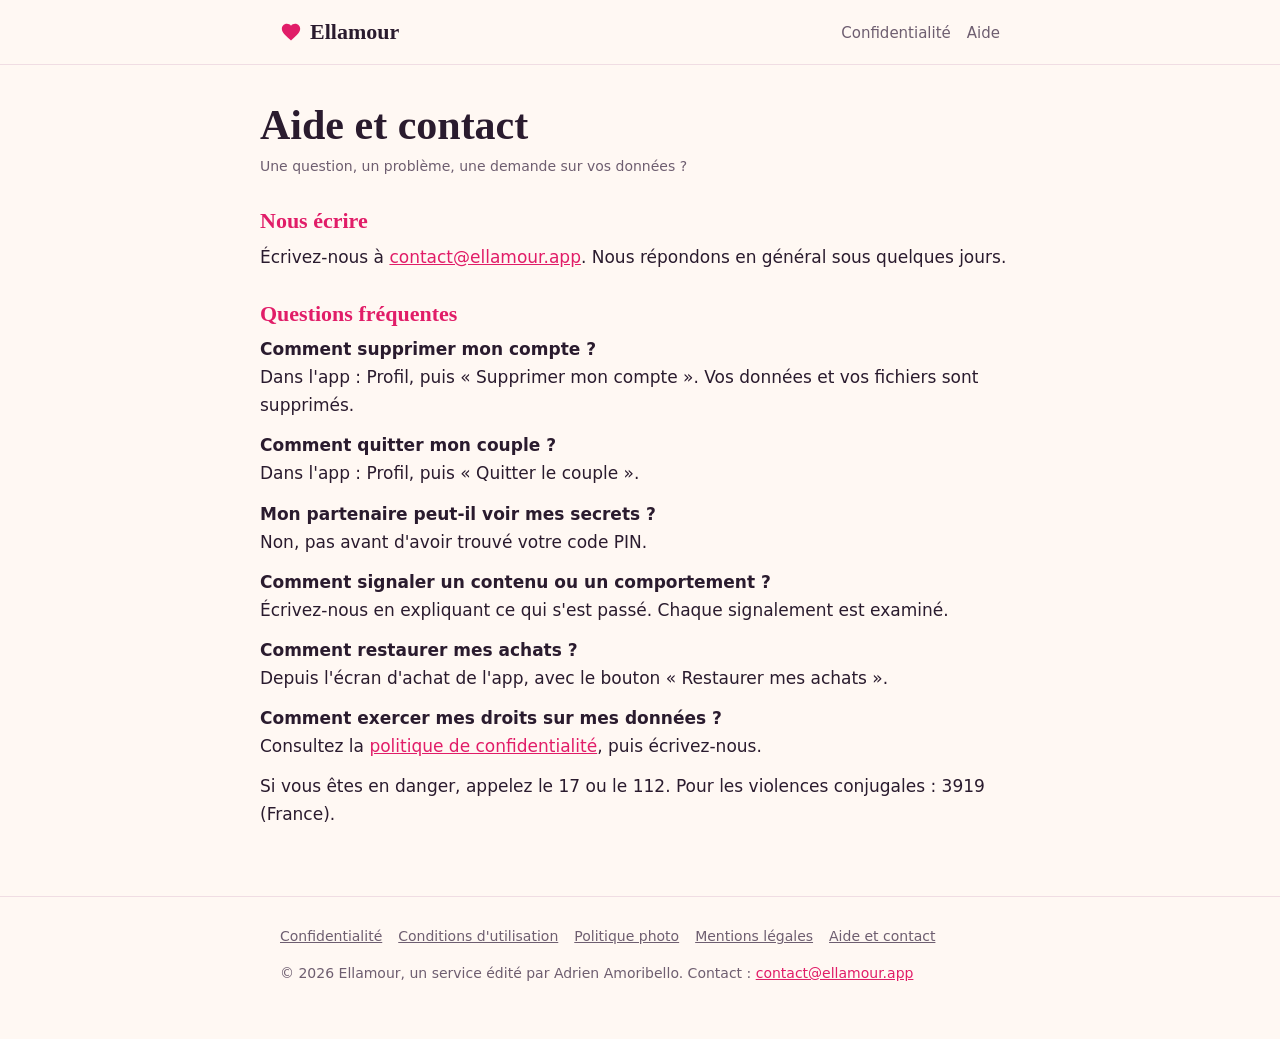
<file: support.html>
<!doctype html>
<html lang="fr"><head><meta charset="utf-8"><meta name="viewport" content="width=device-width,initial-scale=1">
<title>Aide et contact · Ellamour</title><meta name="description" content="Contacter Ellamour et trouver de l&#x27;aide.">
<meta name="color-scheme" content="light dark"><link rel="icon" href="data:image/svg+xml,%3Csvg xmlns='http://www.w3.org/2000/svg' viewBox='0 0 24 24'%3E%3Cpath fill='%23E11D68' d='M12 21.35l-1.45-1.32C5.4 15.36 2 12.28 2 8.5 2 5.42 4.42 3 7.5 3c1.74 0 3.41.81 4.5 2.09C13.09 3.81 14.76 3 16.5 3 19.58 3 22 5.42 22 8.5c0 3.78-3.4 6.86-8.55 11.54L12 21.35z'/%3E%3C/svg%3E"><link rel="stylesheet" href="/style.css">
</head><body>
<header class="top"><div class="wrap"><a class="brand" href="/"><svg viewBox="0 0 24 24" width="22" height="22" aria-hidden="true"><path fill="currentColor" d="M12 21.35l-1.45-1.32C5.4 15.36 2 12.28 2 8.5 2 5.42 4.42 3 7.5 3c1.74 0 3.41.81 4.5 2.09C13.09 3.81 14.76 3 16.5 3 19.58 3 22 5.42 22 8.5c0 3.78-3.4 6.86-8.55 11.54L12 21.35z"/></svg>Ellamour</a><nav><a href="/confidentialite.html">Confidentialité</a><a href="/support.html">Aide</a></nav></div></header>
<main class="wrap doc"><h1>Aide et contact</h1><div class="date">Une question, un problème, une demande sur vos données ?</div>
<h2>Nous écrire</h2><p>Écrivez-nous à <a href="mailto:contact@ellamour.app">contact@ellamour.app</a>. Nous répondons en général sous quelques jours.</p>
<h2>Questions fréquentes</h2>
<p><strong>Comment supprimer mon compte ?</strong><br>Dans l'app : Profil, puis « Supprimer mon compte ». Vos données et vos fichiers sont supprimés.</p>
<p><strong>Comment quitter mon couple ?</strong><br>Dans l'app : Profil, puis « Quitter le couple ».</p>
<p><strong>Mon partenaire peut-il voir mes secrets ?</strong><br>Non, pas avant d'avoir trouvé votre code PIN.</p>
<p><strong>Comment signaler un contenu ou un comportement ?</strong><br>Écrivez-nous en expliquant ce qui s'est passé. Chaque signalement est examiné.</p>
<p><strong>Comment restaurer mes achats ?</strong><br>Depuis l'écran d'achat de l'app, avec le bouton « Restaurer mes achats ».</p>
<p><strong>Comment exercer mes droits sur mes données ?</strong><br>Consultez la <a href="/confidentialite.html">politique de confidentialité</a>, puis écrivez-nous.</p>
<p>Si vous êtes en danger, appelez le 17 ou le 112. Pour les violences conjugales : 3919 (France).</p></main>
<footer><div class="wrap"><div class="links"><a href="/confidentialite.html">Confidentialité</a><a href="/conditions.html">Conditions d&#x27;utilisation</a><a href="/politique-photo.html">Politique photo</a><a href="/mentions-legales.html">Mentions légales</a><a href="/support.html">Aide et contact</a></div><p>© 2026 Ellamour, un service édité par Adrien Amoribello. Contact : <a href="mailto:contact@ellamour.app">contact@ellamour.app</a></p></div></footer>
</body></html>
</file>
<file: style.css>
:root{--bg:#FFF8F3;--ink:#2A1B2E;--muted:#6E5E70;--rose:#E11D68;--rose2:#F43F5E;--card:#FFFFFF;--line:#F0DDE3;--soft:#FDEAF0}
@media (prefers-color-scheme:dark){:root{--bg:#1D1320;--ink:#FBEFF3;--muted:#C2AEC6;--card:#2A1C2E;--line:#43304A;--soft:#3A2440}}
*{box-sizing:border-box}html{scroll-behavior:smooth}
body{margin:0;background:var(--bg);color:var(--ink);font:17px/1.65 system-ui,-apple-system,"Segoe UI",Roboto,sans-serif}
a{color:var(--rose)}a:hover{color:var(--rose2)}
.wrap{max-width:760px;margin:0 auto;padding:0 20px}
header.top{padding:18px 0;border-bottom:1px solid var(--line)}
header.top .wrap{display:flex;align-items:center;justify-content:space-between;gap:12px;flex-wrap:wrap}
.brand{display:flex;align-items:center;gap:8px;font:700 22px/1 Georgia,"Times New Roman",serif;color:var(--ink);text-decoration:none}
.brand svg{color:var(--rose)}
nav a{margin-left:16px;font-size:15px;text-decoration:none;color:var(--muted)}nav a:hover{color:var(--rose)}
.hero{padding:64px 0 40px;text-align:center}
.hero h1{font:700 clamp(36px,7vw,56px)/1.1 Georgia,"Times New Roman",serif;margin:0 0 16px}
.hero h1 em{color:var(--rose);font-style:italic}
.hero p{font-size:20px;color:var(--muted);max-width:560px;margin:0 auto 28px}
.soon{display:inline-block;background:linear-gradient(135deg,var(--rose),var(--rose2));color:#fff;border-radius:99px;padding:12px 26px;font-weight:600;text-decoration:none}
.grid{display:grid;grid-template-columns:repeat(auto-fit,minmax(210px,1fr));gap:14px;margin:12px 0 40px}
.card{background:var(--card);border:1px solid var(--line);border-radius:20px;padding:20px}
.card h3{margin:0 0 6px;font-size:17px}.card p{margin:0;color:var(--muted);font-size:15px;line-height:1.5}
.badge{display:inline-flex;width:40px;height:40px;border-radius:50%;background:var(--soft);color:var(--rose);align-items:center;justify-content:center;margin-bottom:10px;font-size:20px}
h2{font:700 28px/1.2 Georgia,"Times New Roman",serif;margin:44px 0 12px}
.doc{padding:36px 0 56px}.doc h1{font:700 clamp(30px,6vw,42px)/1.15 Georgia,serif;margin:0 0 6px}
.doc .date{color:var(--muted);font-size:14px;margin-bottom:22px}
.doc h2{font-size:22px;margin:30px 0 8px;color:var(--rose)}
.doc p{margin:0 0 12px;white-space:pre-line}
.draft{background:var(--soft);border:1px solid var(--line);border-radius:14px;padding:12px 16px;font-size:14px;color:var(--muted);margin-bottom:20px}
footer{border-top:1px solid var(--line);padding:28px 0 40px;color:var(--muted);font-size:14px}
footer .links a{margin-right:16px;color:var(--muted)}footer .links a:hover{color:var(--rose)}

.lead{font-size:18px;color:var(--muted);margin:0 0 18px}
.steps{list-style:none;margin:0 0 14px;padding:0;display:grid;gap:12px}
.steps li{display:flex;gap:14px;align-items:flex-start;background:var(--card);border:1px solid var(--line);border-radius:20px;padding:18px 20px}
.steps .num{flex:none;width:36px;height:36px;border-radius:50%;background:linear-gradient(135deg,var(--rose),var(--rose2));color:#fff;font-weight:700;display:flex;align-items:center;justify-content:center}
.steps h3{margin:0 0 4px;font-size:17px}.steps p{margin:0;color:var(--muted);font-size:15px;line-height:1.55}
.note{font-size:14px;color:var(--muted);margin:0 0 8px}
</file>
